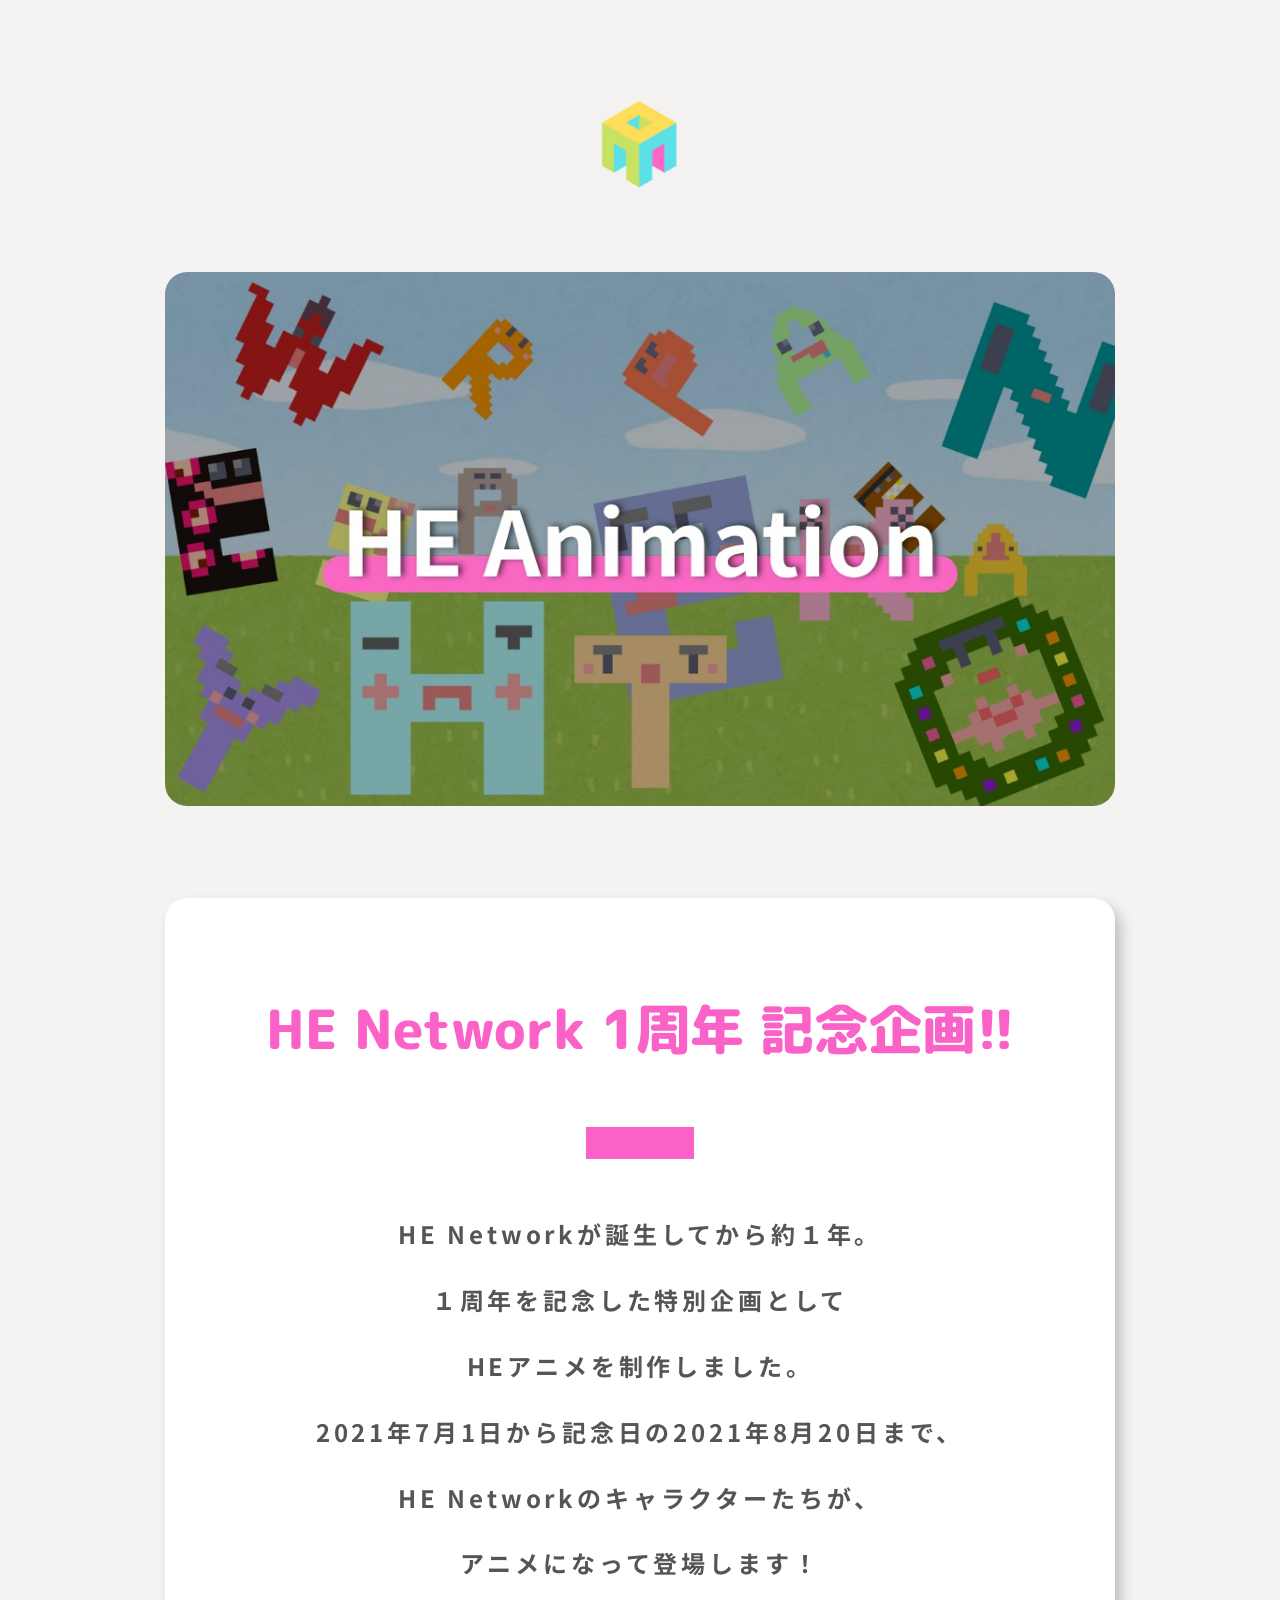
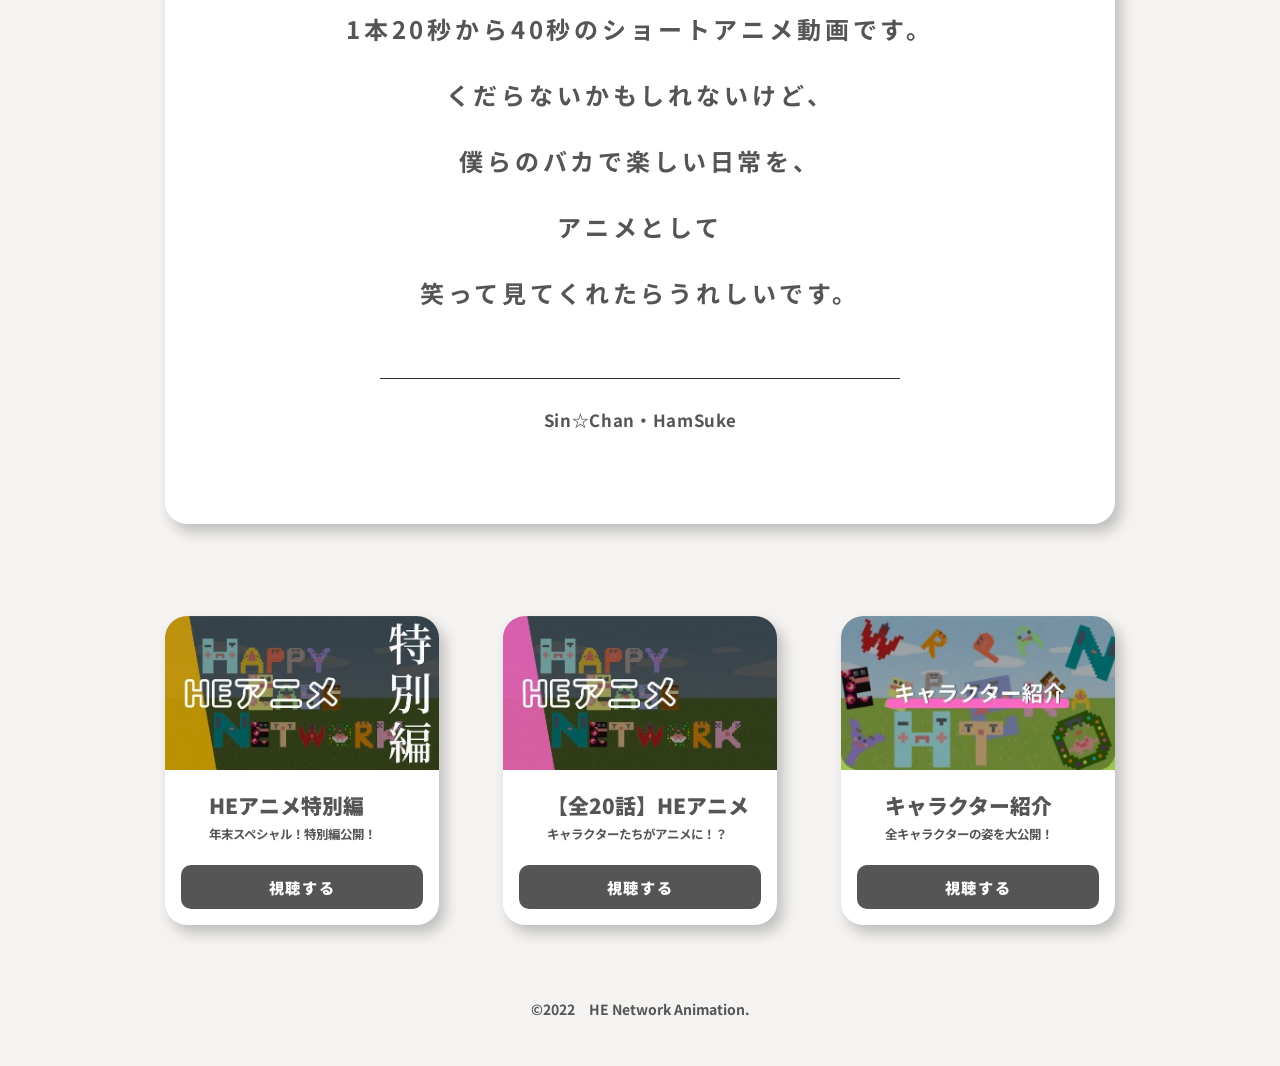
<file: index.html>
<!DOCTYPE html>
<html lang="ja">
<head>
  <meta charset="UTF-8">
  <meta name="viewport" content="width=device-width, initial-scale=1">
  <title>HE Animation | HE Network</title>
  <meta name="description" content="HE Network 1周年記念企画「HEアニメ」。キャラクターたちがアニメになって登場します。">
  <!-- OGP：リンクを貼ったときに表示される画像・タイトル -->
  <meta property="og:type" content="website">
  <meta property="og:site_name" content="HE Animation">
  <meta property="og:title" content="HE Animation | HE Network">
  <meta property="og:description" content="HE Network 1周年記念企画「HEアニメ」。キャラクターたちがアニメになって登場します！">
  <meta property="og:url" content="https://henet820.github.io/HEAnimation/">
  <meta property="og:image" content="https://henet820.github.io/HEAnimation/images/og.jpg">
  <meta property="og:image:width" content="1200">
  <meta property="og:image:height" content="630">
  <meta property="og:locale" content="ja_JP">
  <meta name="twitter:card" content="summary_large_image">
  <meta name="twitter:title" content="HE Animation | HE Network">
  <meta name="twitter:description" content="HE Network 1周年記念企画「HEアニメ」。キャラクターたちがアニメになって登場します！">
  <meta name="twitter:image" content="https://henet820.github.io/HEAnimation/images/og.jpg">
  <link rel="preconnect" href="https://fonts.googleapis.com">
  <link rel="preconnect" href="https://fonts.gstatic.com" crossorigin>
  <link href="https://fonts.googleapis.com/css2?family=M+PLUS+Rounded+1c:wght@800&family=Noto+Sans+JP:wght@500;700;900&display=swap" rel="stylesheet">
  <link rel="stylesheet" href="css/style.css">
</head>
<body>
  <header class="site-header">
    <a href="#" aria-label="HE Network"><img class="logo" src="images/logo.png" alt="HE Network ロゴ"></a>
  </header>

  <main class="container">
    <section class="hero" aria-labelledby="hero-title">
      <img src="images/hero.jpg" alt="">
      <h1 id="hero-title" class="visually-hidden">HE Animation</h1>
    </section>

    <section class="about">
      <h2 class="about-title">HE Network 1周年 記念企画!!</h2>
      <div class="bar" aria-hidden="true"></div>
      <div class="about-text">
        <p>HE Networkが誕生してから約１年。</p>
        <p>１周年を記念した特別企画として</p>
        <p>HEアニメを制作しました。</p>
        <p>2021年7月1日から記念日の2021年8月20日まで、</p>
        <p>HE Networkのキャラクターたちが、</p>
        <p>アニメになって登場します！</p>
        <p>1本20秒から40秒のショートアニメ動画です。</p>
        <p>くだらないかもしれないけど、</p>
        <p>僕らのバカで楽しい日常を、</p>
        <p>アニメとして</p>
        <p>笑って見てくれたらうれしいです。</p>
      </div>
      <hr>
      <p class="credit">Sin☆Chan・HamSuke</p>
    </section>

    <section class="cards" aria-label="動画一覧">
      <article class="card">
        <img src="images/card1.jpg" alt="HEアニメ特別編のサムネイル">
        <div class="card-body">
          <h2>HEアニメ特別編</h2>
          <p>年末スペシャル！特別編公開！</p>
          <a class="btn" href="https://youtu.be/dKN_GhXmoGU?si=pmnS1Xd_E2QN7DQ-" data-title="HEアニメ特別編">視聴する</a>
        </div>
      </article>
      <article class="card">
        <img src="images/card2.jpg" alt="HEアニメ全20話のサムネイル">
        <div class="card-body">
          <h2>【全20話】HEアニメ</h2>
          <p>キャラクターたちがアニメに！？</p>
          <a class="btn" href="https://youtube.com/playlist?list=PL5tcr4RBLtSs_-3GNVwULtnllD87Gvn8i&si=4hl67S_ALyjxWyzW" data-title="【全20話】HEアニメ">視聴する</a>
        </div>
      </article>
      <article class="card">
        <img src="images/card3.jpg" alt="キャラクター紹介のサムネイル">
        <div class="card-body">
          <h2>キャラクター紹介</h2>
          <p>全キャラクターの姿を大公開！</p>
          <a class="btn" href="characters.html" data-title="キャラクター紹介">視聴する</a>
        </div>
      </article>
    </section>
  </main>

  <footer class="site-footer">
    <small>©2022　HE Network Animation.</small>
  </footer>

  <script src="js/main.js"></script>
</body>
</html>
</file>
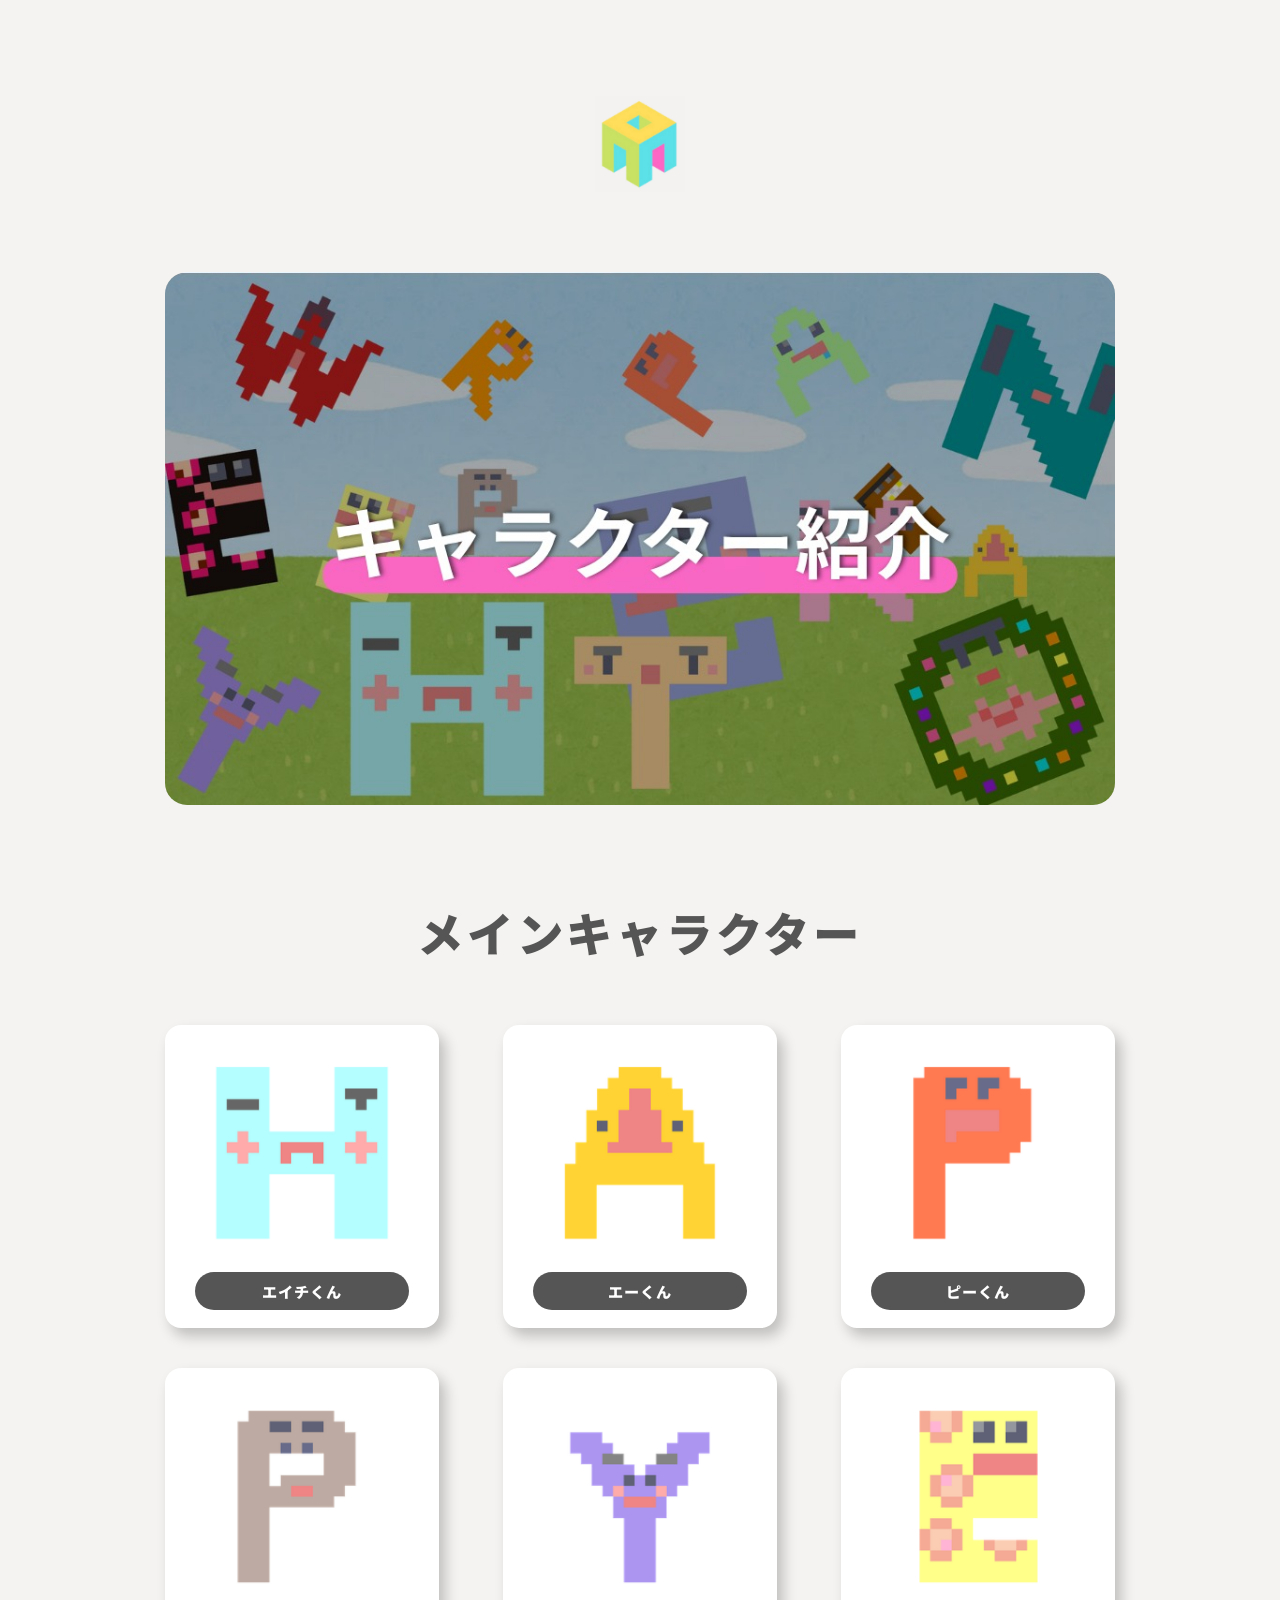
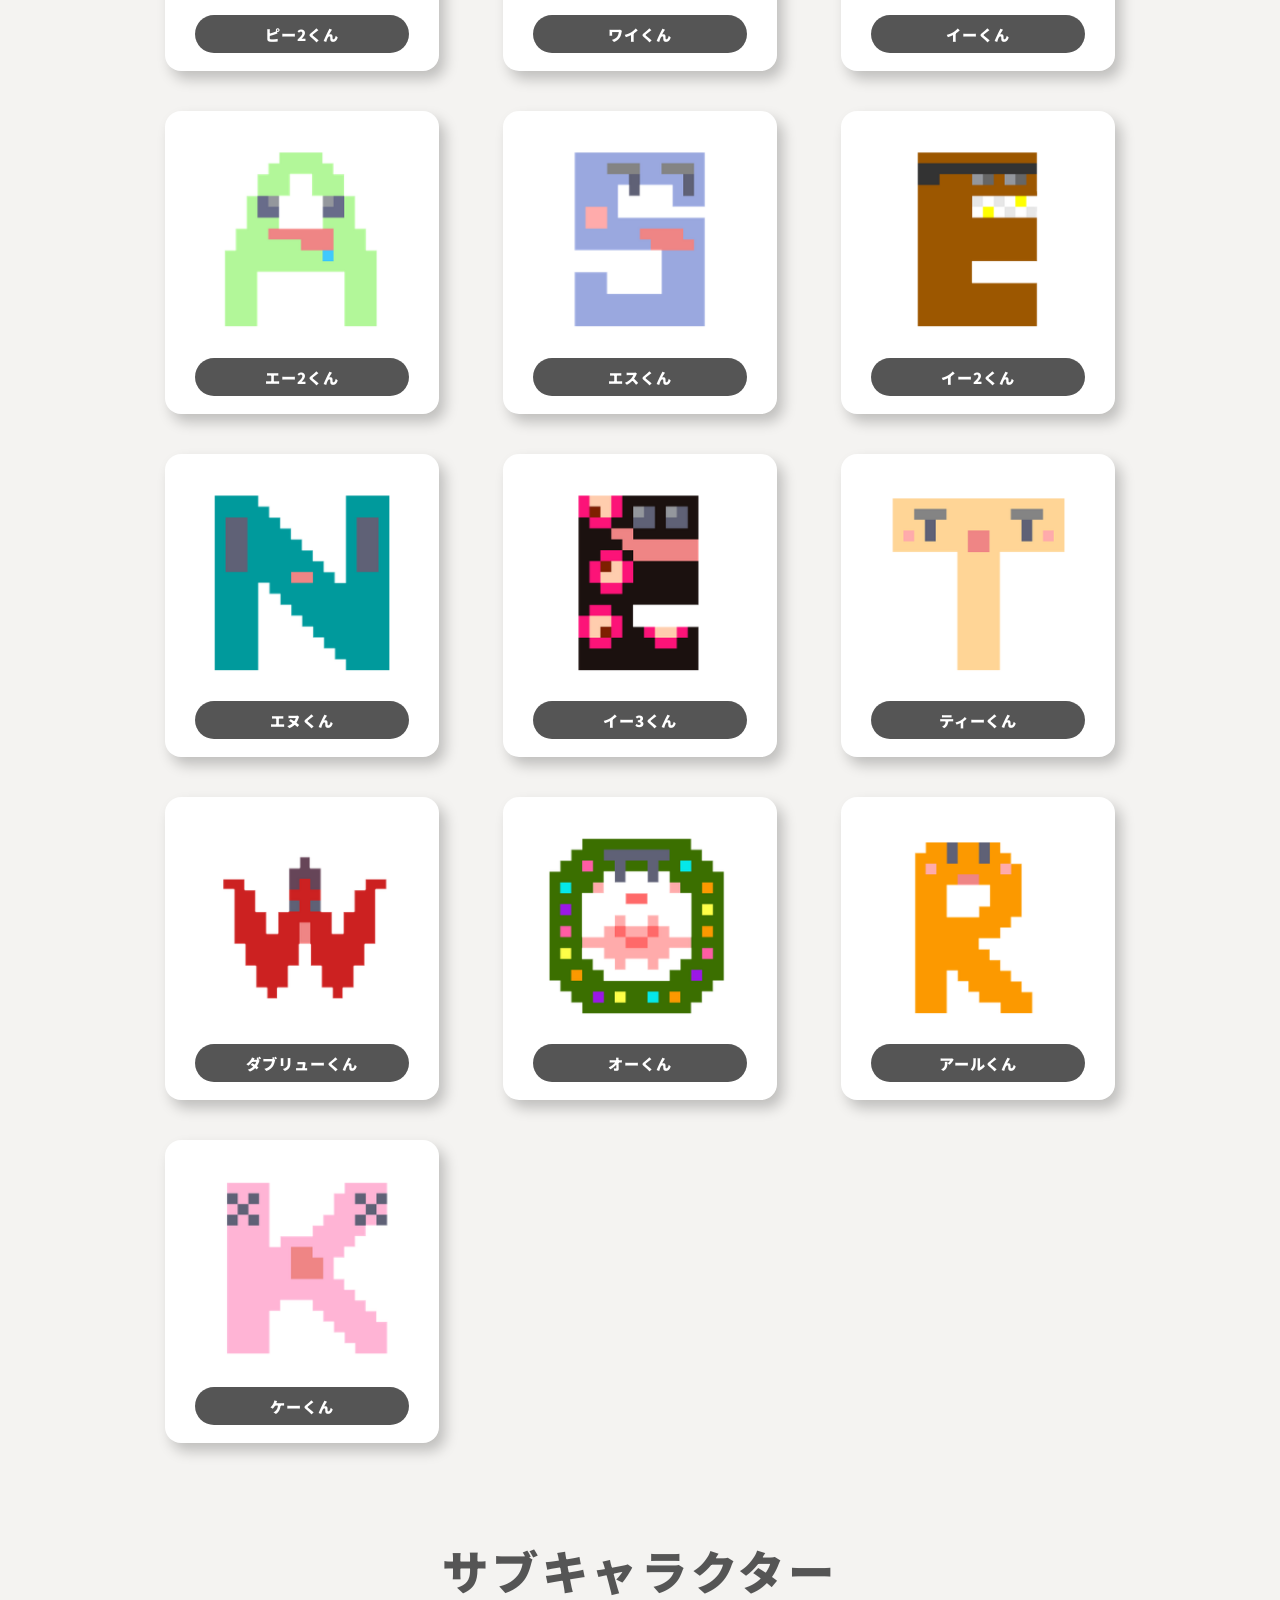
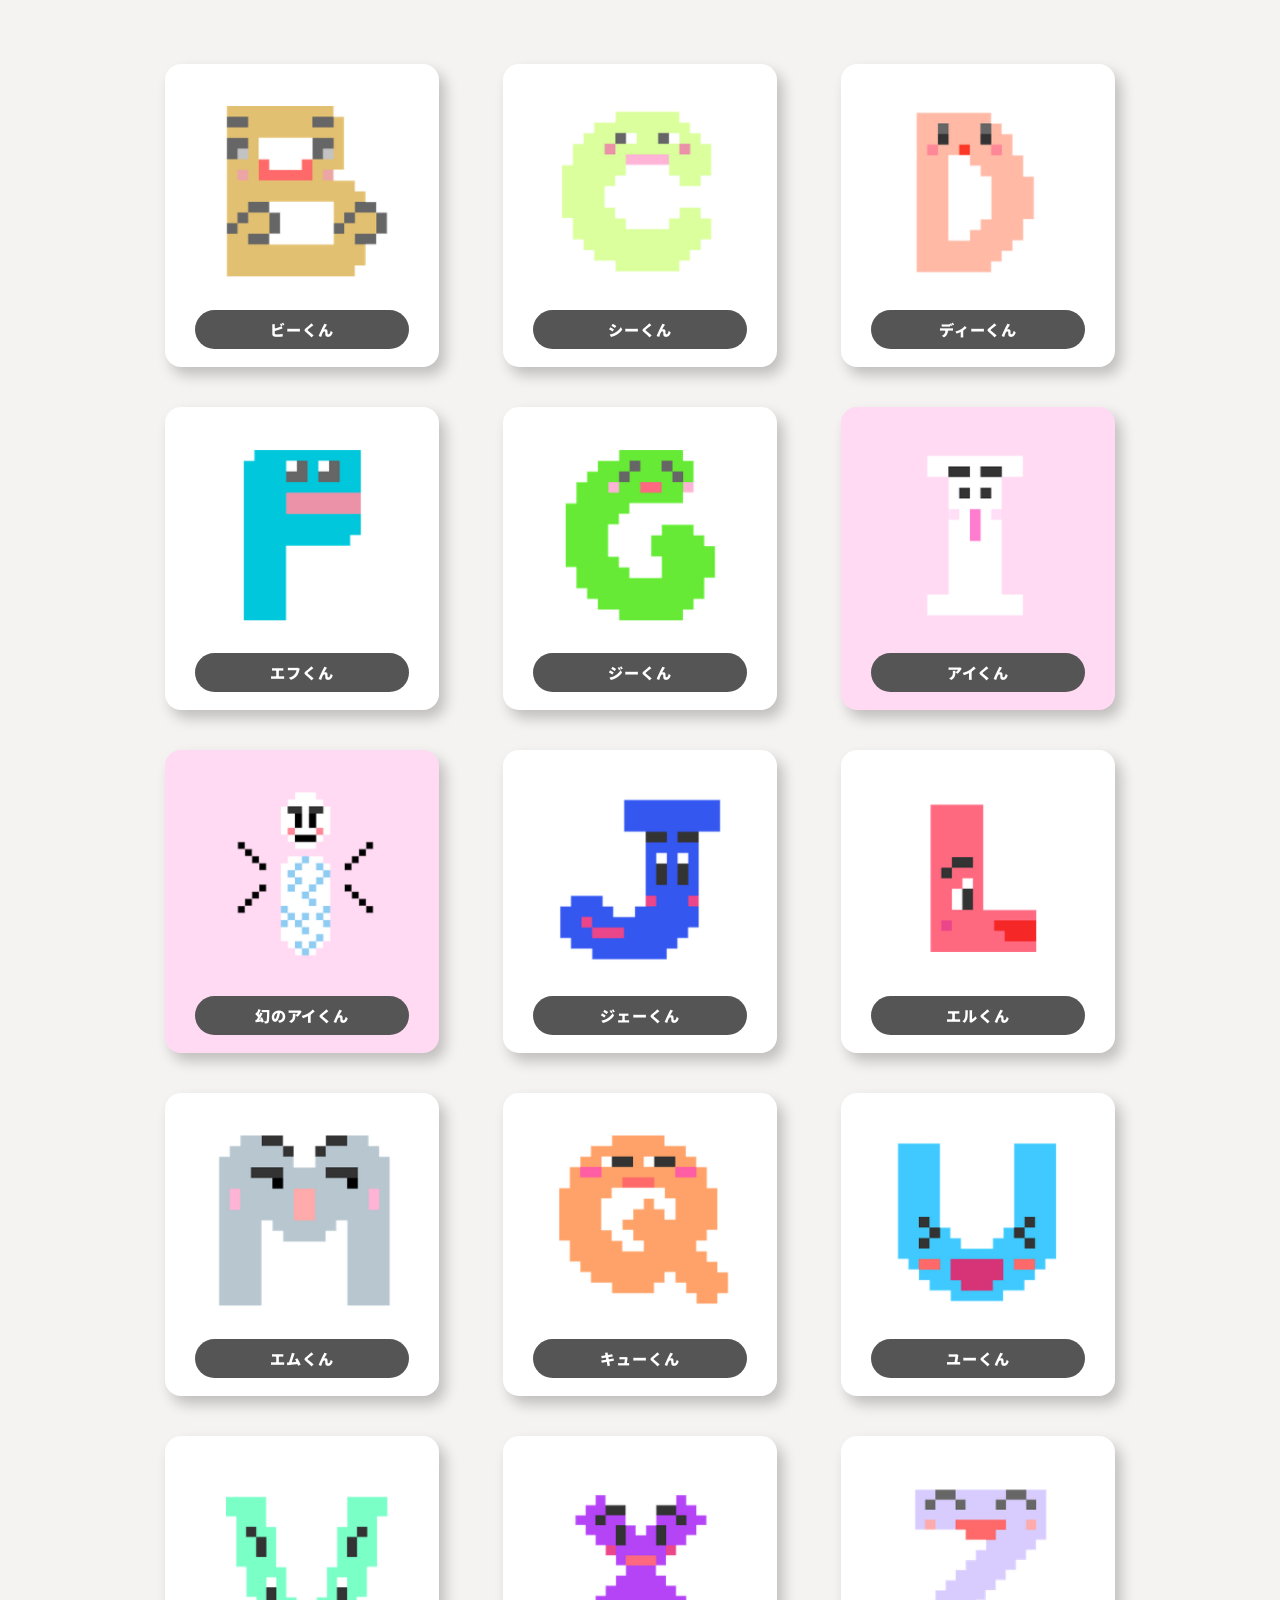
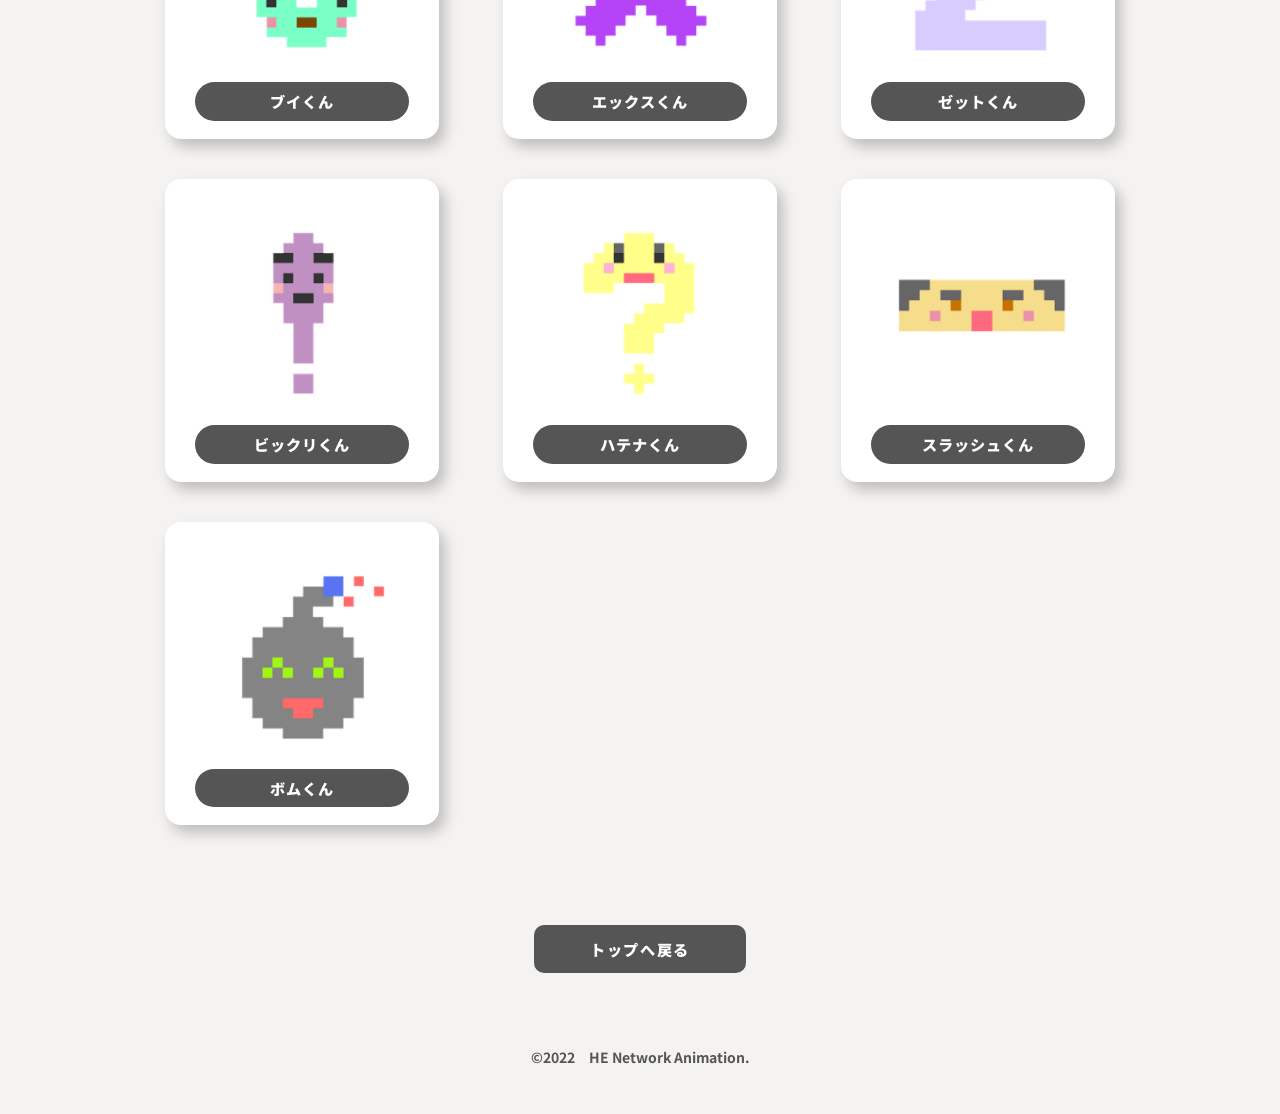
<file: characters.html>
<!DOCTYPE html>
<html lang="ja">
<head>
  <meta charset="UTF-8">
  <meta name="viewport" content="width=device-width, initial-scale=1">
  <title>キャラクター紹介 | HE Animation</title>
  <meta name="description" content="HE Networkのキャラクター紹介。メインキャラクターとサブキャラクターの全員を紹介します。">
  <!-- OGP：リンクを貼ったときに表示される画像・タイトル -->
  <meta property="og:type" content="website">
  <meta property="og:site_name" content="HE Animation">
  <meta property="og:title" content="キャラクター紹介 | HE Animation">
  <meta property="og:description" content="HE Networkのメインキャラクターとサブキャラクターを全員紹介！">
  <meta property="og:url" content="https://henet820.github.io/HEAnimation/characters.html">
  <meta property="og:image" content="https://henet820.github.io/HEAnimation/images/og_chars.jpg">
  <meta property="og:image:width" content="1200">
  <meta property="og:image:height" content="630">
  <meta property="og:locale" content="ja_JP">
  <meta name="twitter:card" content="summary_large_image">
  <meta name="twitter:title" content="キャラクター紹介 | HE Animation">
  <meta name="twitter:description" content="HE Networkのメインキャラクターとサブキャラクターを全員紹介！">
  <meta name="twitter:image" content="https://henet820.github.io/HEAnimation/images/og_chars.jpg">
  <link rel="preconnect" href="https://fonts.googleapis.com">
  <link rel="preconnect" href="https://fonts.gstatic.com" crossorigin>
  <link href="https://fonts.googleapis.com/css2?family=M+PLUS+Rounded+1c:wght@800&family=Noto+Sans+JP:wght@500;700;900&display=swap" rel="stylesheet">
  <link rel="stylesheet" href="css/style.css">
  <link rel="stylesheet" href="css/characters.css">
</head>
<body>
  <header class="site-header">
    <a href="index.html" aria-label="HE Animation トップへ"><img class="logo" src="images/logo.png" alt="HE Network ロゴ"></a>
  </header>

  <main class="container">
    <section class="hero" aria-labelledby="hero-title">
      <img src="images/hero_chars.jpg" alt="">
      <h1 id="hero-title" class="visually-hidden">キャラクター紹介</h1>
    </section>

    <section class="char-section" aria-labelledby="main-title">
      <h2 id="main-title" class="section-title">メインキャラクター</h2>
      <ul class="char-grid">
        <li class="char"><img src="images/chars/main01.png" alt="エイチくん" loading="lazy"><span class="name">エイチくん</span></li>
        <li class="char"><img src="images/chars/main02.png" alt="エーくん" loading="lazy"><span class="name">エーくん</span></li>
        <li class="char"><img src="images/chars/main03.png" alt="ピーくん" loading="lazy"><span class="name">ピーくん</span></li>
        <li class="char"><img src="images/chars/main04.png" alt="ピー2くん" loading="lazy"><span class="name">ピー2くん</span></li>
        <li class="char"><img src="images/chars/main05.png" alt="ワイくん" loading="lazy"><span class="name">ワイくん</span></li>
        <li class="char"><img src="images/chars/main06.png" alt="イーくん" loading="lazy"><span class="name">イーくん</span></li>
        <li class="char"><img src="images/chars/main07.png" alt="エー2くん" loading="lazy"><span class="name">エー2くん</span></li>
        <li class="char"><img src="images/chars/main08.png" alt="エスくん" loading="lazy"><span class="name">エスくん</span></li>
        <li class="char"><img src="images/chars/main09.png" alt="イー2くん" loading="lazy"><span class="name">イー2くん</span></li>
        <li class="char"><img src="images/chars/main10.png" alt="エヌくん" loading="lazy"><span class="name">エヌくん</span></li>
        <li class="char"><img src="images/chars/main11.png" alt="イー3くん" loading="lazy"><span class="name">イー3くん</span></li>
        <li class="char"><img src="images/chars/main12.png" alt="ティーくん" loading="lazy"><span class="name">ティーくん</span></li>
        <li class="char"><img src="images/chars/main13.png" alt="ダブリューくん" loading="lazy"><span class="name">ダブリューくん</span></li>
        <li class="char"><img src="images/chars/main14.png" alt="オーくん" loading="lazy"><span class="name">オーくん</span></li>
        <li class="char"><img src="images/chars/main15.png" alt="アールくん" loading="lazy"><span class="name">アールくん</span></li>
        <li class="char"><img src="images/chars/main16.png" alt="ケーくん" loading="lazy"><span class="name">ケーくん</span></li>
      </ul>
    </section>

    <section class="char-section" aria-labelledby="sub-title">
      <h2 id="sub-title" class="section-title">サブキャラクター</h2>
      <ul class="char-grid">
        <li class="char"><img src="images/chars/sub01.png" alt="ビーくん" loading="lazy"><span class="name">ビーくん</span></li>
        <li class="char"><img src="images/chars/sub02.png" alt="シーくん" loading="lazy"><span class="name">シーくん</span></li>
        <li class="char"><img src="images/chars/sub03.png" alt="ディーくん" loading="lazy"><span class="name">ディーくん</span></li>
        <li class="char"><img src="images/chars/sub04.png" alt="エフくん" loading="lazy"><span class="name">エフくん</span></li>
        <li class="char"><img src="images/chars/sub05.png" alt="ジーくん" loading="lazy"><span class="name">ジーくん</span></li>
        <li class="char" style="background:rgb(255, 218, 242)"><img src="images/chars/sub06.png" alt="アイくん" loading="lazy"><span class="name">アイくん</span></li>
        <li class="char" style="background:rgb(255, 218, 242)"><img src="images/chars/sub07.png" alt="幻のアイくん" loading="lazy"><span class="name">幻のアイくん</span></li>
        <li class="char"><img src="images/chars/sub08.png" alt="ジェーくん" loading="lazy"><span class="name">ジェーくん</span></li>
        <li class="char"><img src="images/chars/sub09.png" alt="エルくん" loading="lazy"><span class="name">エルくん</span></li>
        <li class="char"><img src="images/chars/sub10.png" alt="エムくん" loading="lazy"><span class="name">エムくん</span></li>
        <li class="char"><img src="images/chars/sub11.png" alt="キューくん" loading="lazy"><span class="name">キューくん</span></li>
        <li class="char"><img src="images/chars/sub12.png" alt="ユーくん" loading="lazy"><span class="name">ユーくん</span></li>
        <li class="char"><img src="images/chars/sub13.png" alt="ブイくん" loading="lazy"><span class="name">ブイくん</span></li>
        <li class="char"><img src="images/chars/sub14.png" alt="エックスくん" loading="lazy"><span class="name">エックスくん</span></li>
        <li class="char"><img src="images/chars/sub15.png" alt="ゼットくん" loading="lazy"><span class="name">ゼットくん</span></li>
        <li class="char"><img src="images/chars/sub16.png" alt="ビックリくん" loading="lazy"><span class="name">ビックリくん</span></li>
        <li class="char"><img src="images/chars/sub17.png" alt="ハテナくん" loading="lazy"><span class="name">ハテナくん</span></li>
        <li class="char"><img src="images/chars/sub18.png" alt="スラッシュくん" loading="lazy"><span class="name">スラッシュくん</span></li>
        <li class="char"><img src="images/chars/sub19.png" alt="ボムくん" loading="lazy"><span class="name">ボムくん</span></li>
      </ul>
    </section>

    <p class="back"><a class="btn back-btn" href="index.html">トップへ戻る</a></p>
  </main>

  <footer class="site-footer">
    <small>©2022　HE Network Animation.</small>
  </footer>

  <script src="js/characters.js"></script>
</body>
</html>
</file>
<file: css/style.css>
:root{
  --bg:#f4f3f1;
  --pink:#fb62c8;
  --text:#555;
  --btn:#555;
  --radius:22px;
  --shadow:6px 8px 14px rgba(0,0,0,.22);
}
*,*::before,*::after{box-sizing:border-box}
html{scroll-behavior:smooth}
body{
  margin:0;background:var(--bg);color:var(--text);
  font-family:"Noto Sans JP",system-ui,sans-serif;font-weight:700;
  line-height:1.6;-webkit-font-smoothing:antialiased;
}
img{display:block;max-width:100%}
.visually-hidden{position:absolute;width:1px;height:1px;overflow:hidden;clip:rect(0 0 0 0);white-space:nowrap}

.site-header{padding:96px 0 0;text-align:center}
.logo{width:90px;height:auto;margin:0 auto}

.container{width:min(950px,100% - 40px);margin:0 auto}

/* Hero */
.hero{margin-top:80px;border-radius:var(--radius);overflow:hidden;animation:hero-in .9s cubic-bezier(.2,.7,.2,1) both}
.hero img{width:100%;height:auto}
@keyframes hero-in{from{opacity:0;transform:scale(.97)}to{opacity:1;transform:none}}

/* Cards */
.cards{display:grid;grid-template-columns:repeat(3,1fr);gap:64px;margin-top:92px}
.card{
  background:#fff;border-radius:var(--radius);overflow:hidden;
  box-shadow:var(--shadow);display:flex;flex-direction:column;
  transition:transform .25s ease,box-shadow .25s ease;
}
.card:hover{transform:translateY(-4px);box-shadow:8px 12px 18px rgba(0,0,0,.26)}
.card img{width:100%;aspect-ratio:292/164;object-fit:cover}
.card-body{padding:22px 16px 16px;display:flex;flex-direction:column;align-items:stretch;text-align:left;flex:1}
.card h2{margin:0 0 6px;padding-left:28px;text-align:left;font-size:1.3rem;font-weight:900;line-height:1.3;color:var(--text)}
.card p{margin:0 0 20px;padding-left:28px;text-align:left;font-size:.78rem;font-weight:700;color:var(--text)}
.btn{
  margin-top:auto;display:block;text-align:center;text-decoration:none;
  background:var(--btn);color:#fff;font-weight:900;font-size:.95rem;
  padding:10px 0;border-radius:10px;letter-spacing:.1em;transition:background .2s;
}
.btn:hover{background:var(--pink)}
.btn:focus-visible{outline:3px solid var(--pink);outline-offset:3px}

/* About */
.about{
  margin-top:92px;background:#fff;border-radius:var(--radius);
  box-shadow:var(--shadow);padding:96px 24px 90px;text-align:center;
}
.about-title{
  margin:0;font-family:"M PLUS Rounded 1c","Noto Sans JP",sans-serif;font-weight:800;
  font-size:clamp(1.6rem,5.4vw,3.4rem);color:var(--pink);line-height:1.3;
}
.bar{width:108px;height:32px;background:var(--pink);margin:62px auto 52px}
.about-text p{
  margin:0 0 .85em;font-size:clamp(.95rem,2.4vw,1.5rem);
  letter-spacing:.16em;line-height:1.9;color:var(--text);
}
.about hr{width:min(520px,80%);border:0;border-top:1.5px solid #333;margin:62px auto 28px}
.credit{margin:0;font-size:1.05rem;letter-spacing:.04em}

.site-footer{text-align:center;padding:70px 20px 44px;font-size:1.05rem;color:var(--text)}

.js .about-text p{opacity:0;transform:translateY(10px);transition:opacity .6s ease,transform .6s ease}
.js .about-text p.is-visible{opacity:1;transform:none}

@media (max-width:820px){
  .cards{grid-template-columns:1fr;gap:36px;max-width:420px;margin-inline:auto}
  .site-header{padding-top:56px}
  .hero{margin-top:48px}
  .about{padding:64px 16px 60px}
  .bar{margin:40px auto 36px}
}
@media (prefers-reduced-motion:reduce){
  *{animation:none!important;transition:none!important}
  .js .about-text p{opacity:1;transform:none}
}
</file>
<file: css/characters.css>
.char-section{margin-top:90px}
.section-title{
  margin:0 0 56px;text-align:center;color:var(--text);
  font-size:clamp(1.7rem,4.6vw,2.9rem);font-weight:900;letter-spacing:.08em;
}
.char-grid{
  list-style:none;margin:0;padding:0;
  display:grid;grid-template-columns:repeat(3,1fr);gap:40px 64px;
}
.char{
  background:#fff;border-radius:16px;box-shadow:var(--shadow);
  padding:10px 10px 18px;display:flex;flex-direction:column;align-items:center;
  transition:transform .25s ease,box-shadow .25s ease;
}
.char:hover{transform:translateY(-6px) rotate(-1deg);box-shadow:8px 14px 20px rgba(0,0,0,.26)}
.char img{width:100%;height:auto;border-radius:8px}
.name{
  margin-top:12px;min-width:84%;text-align:center;
  background:var(--btn);color:#fff;font-weight:900;font-size:.95rem;
  letter-spacing:.06em;padding:7px 14px;border-radius:999px;
}
.back{margin:100px 0 0;text-align:center}
.back-btn{display:inline-block;padding:12px 56px}

.js .char{opacity:0;transform:translateY(16px);transition:opacity .5s ease,transform .5s ease,box-shadow .25s ease}
.js .char.is-visible{opacity:1;transform:none}
.js .char.is-visible:hover{transform:translateY(-6px) rotate(-1deg)}

@media (max-width:820px){
  .char-grid{gap:20px 18px}
  .char{padding:6px 6px 12px;border-radius:12px}
  .name{font-size:.68rem;padding:6px 6px;min-width:90%}
  .char-section{margin-top:64px}
  .section-title{margin-bottom:32px}
}
@media (prefers-reduced-motion:reduce){
  .js .char{opacity:1;transform:none}
}
</file>
